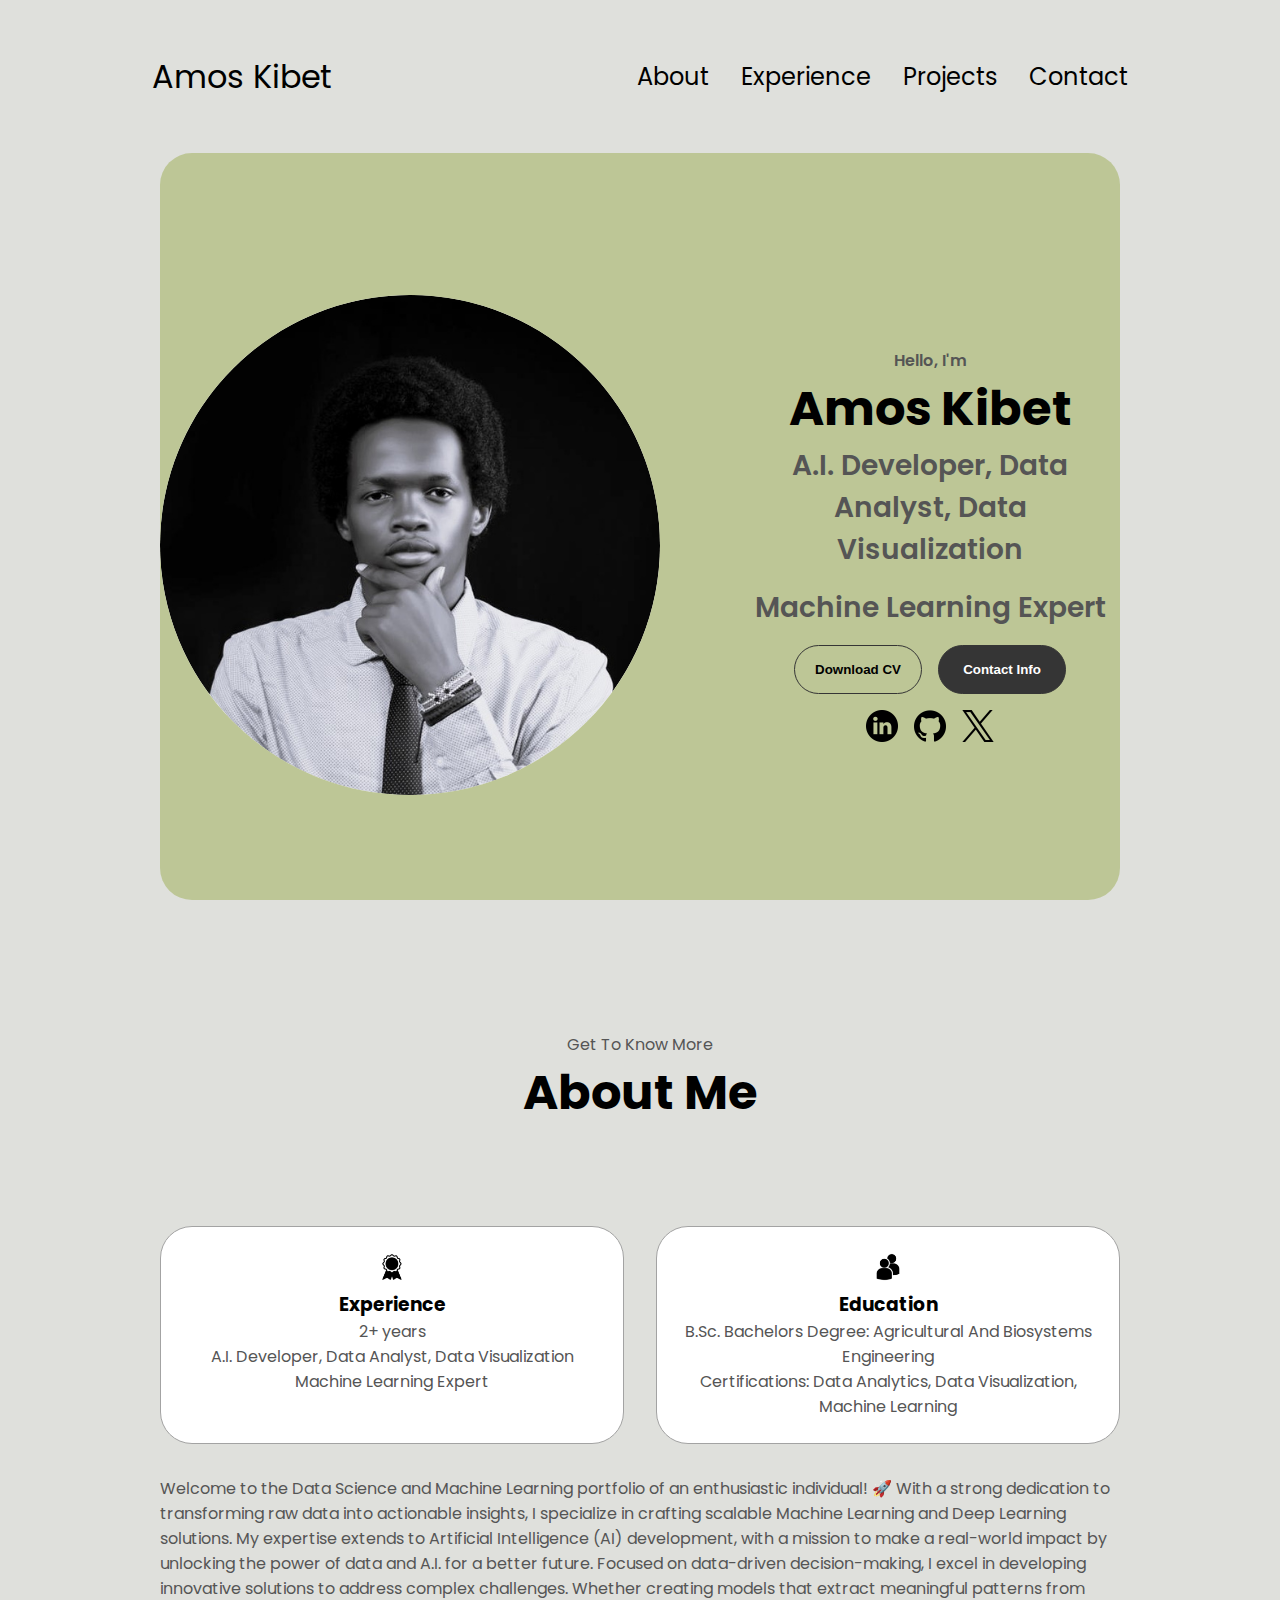
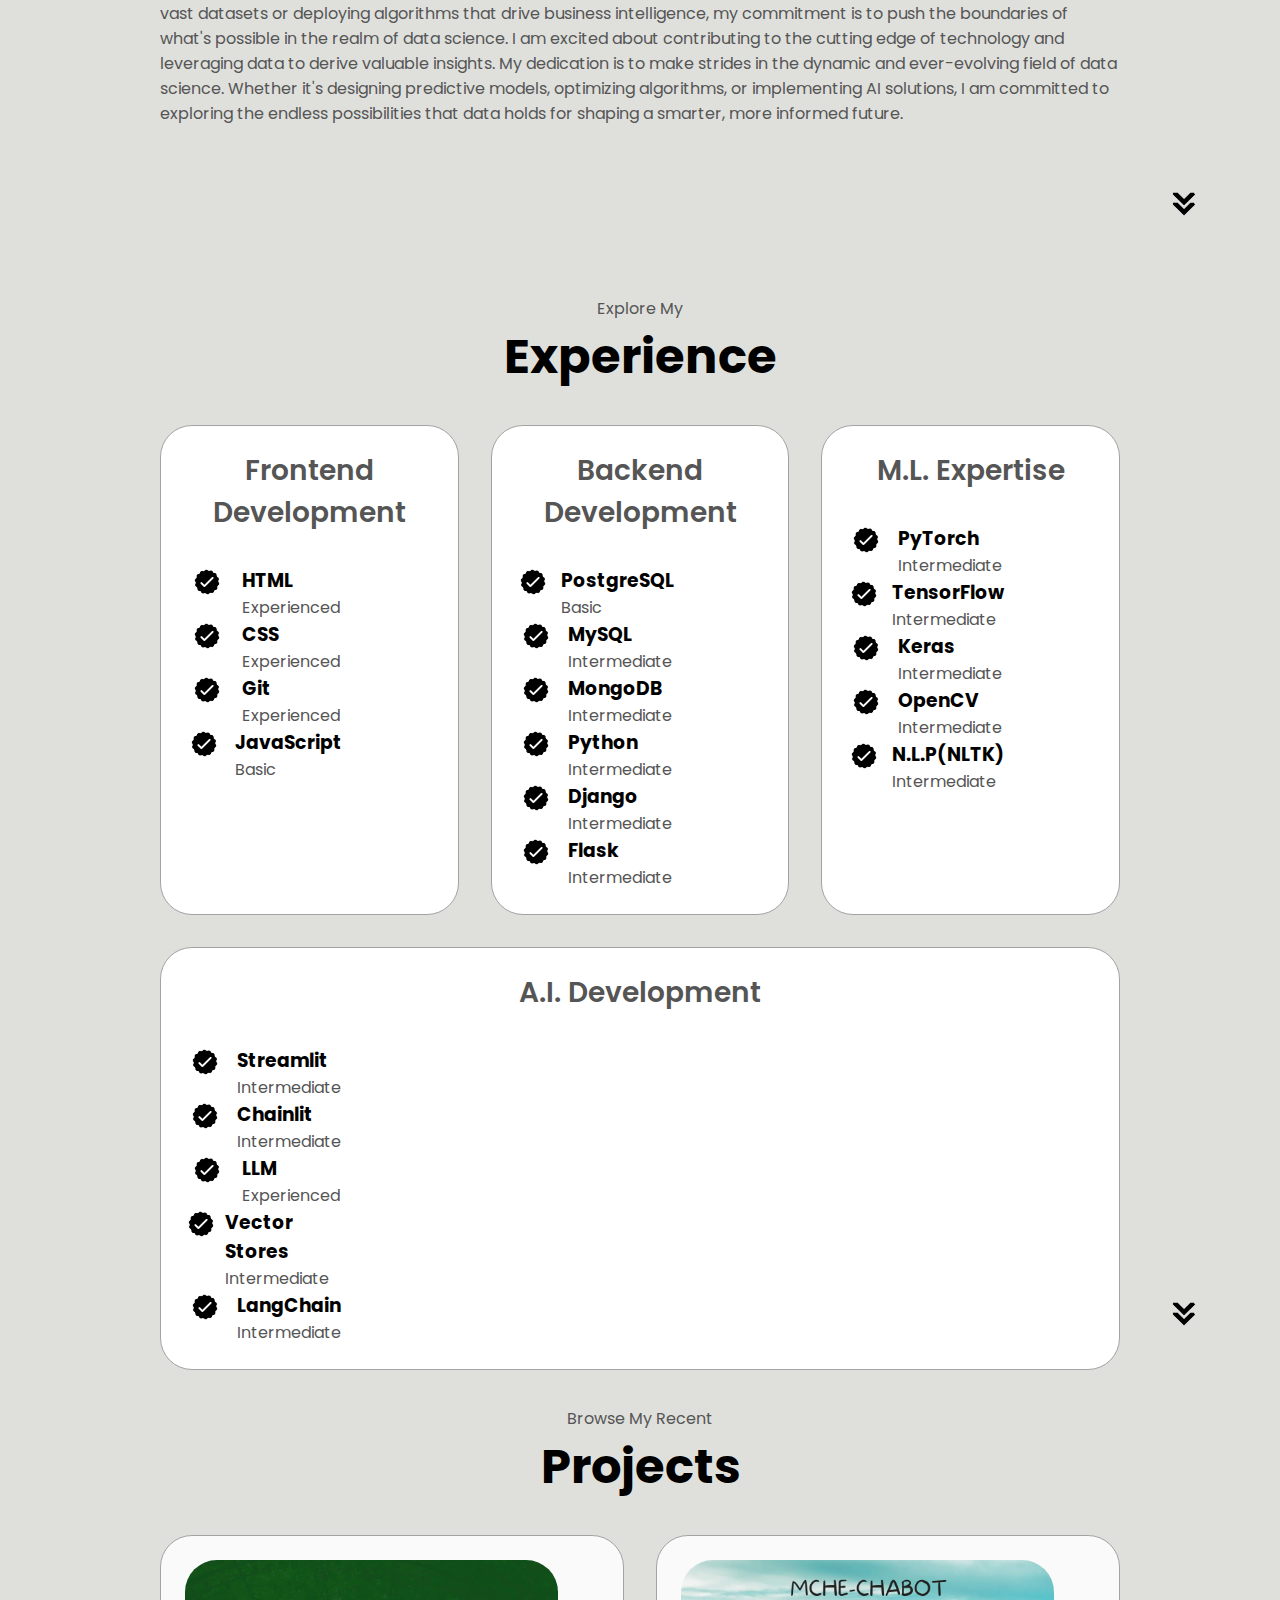
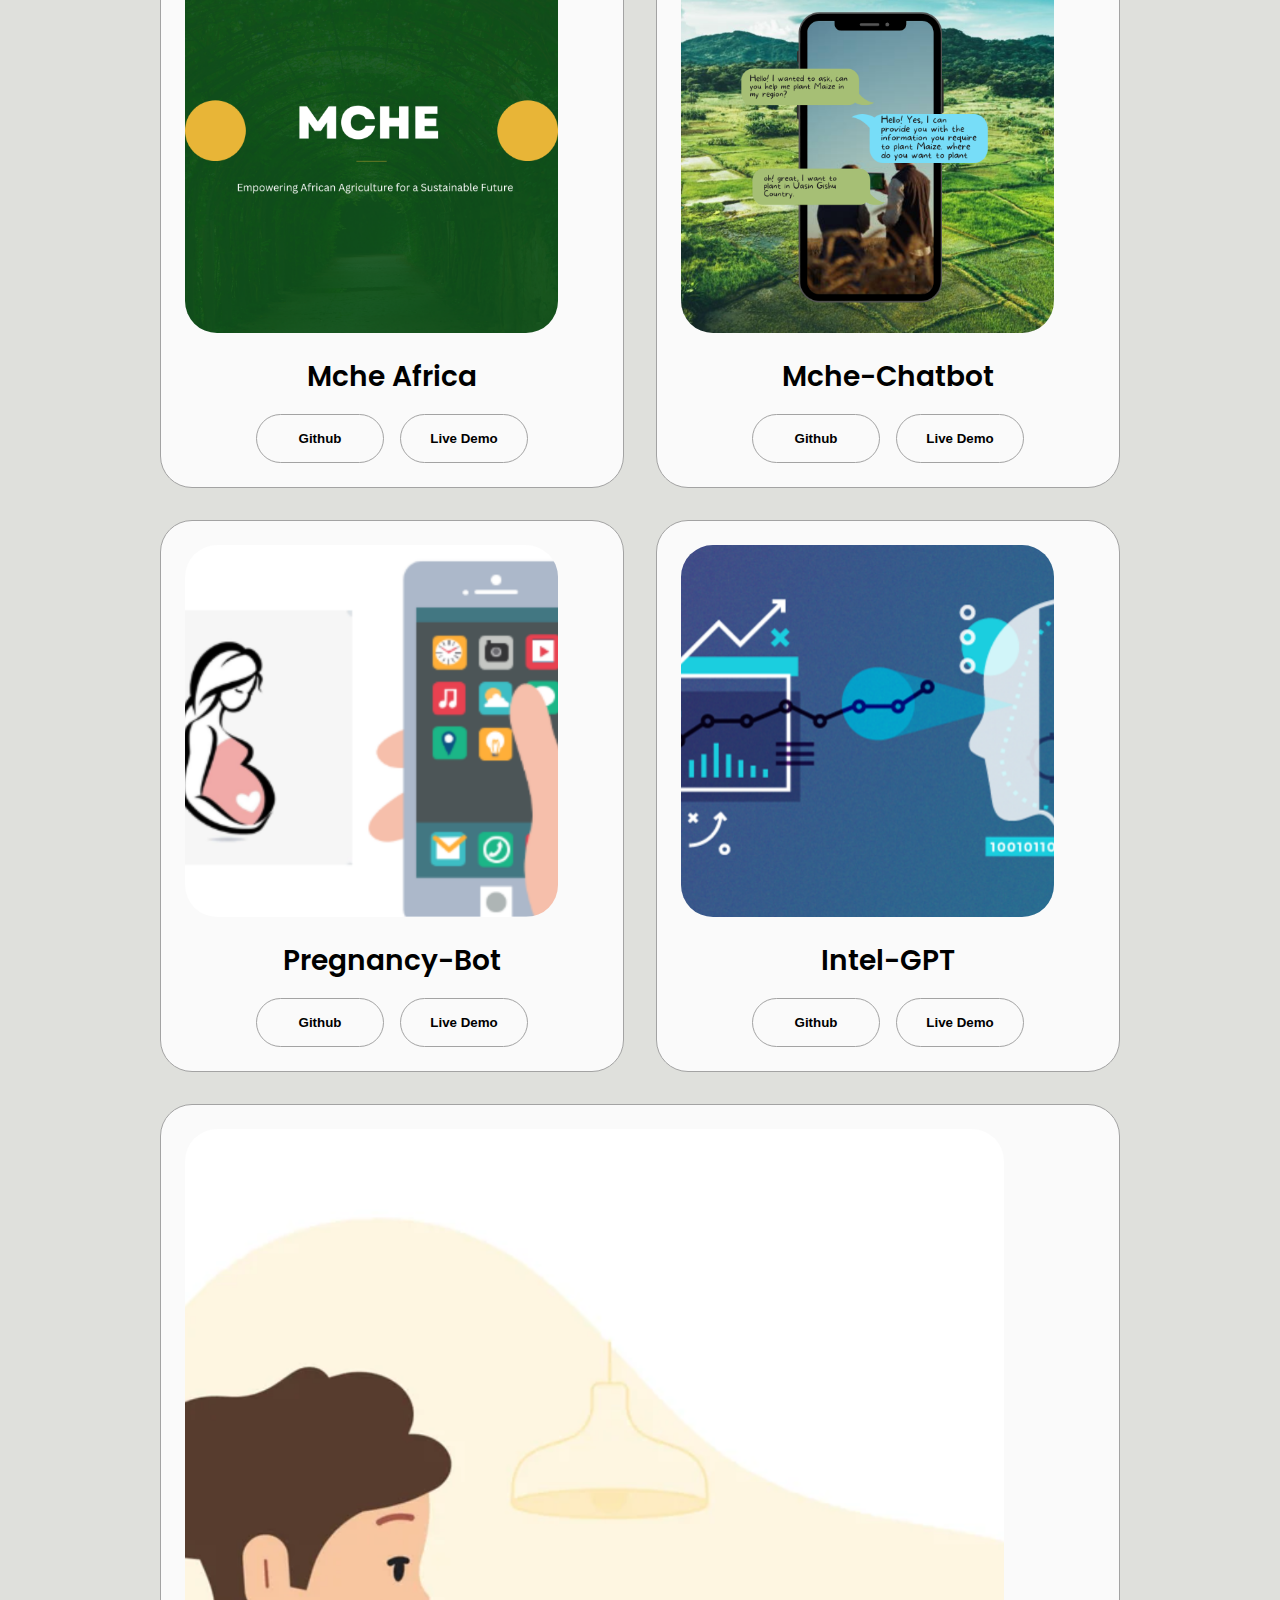
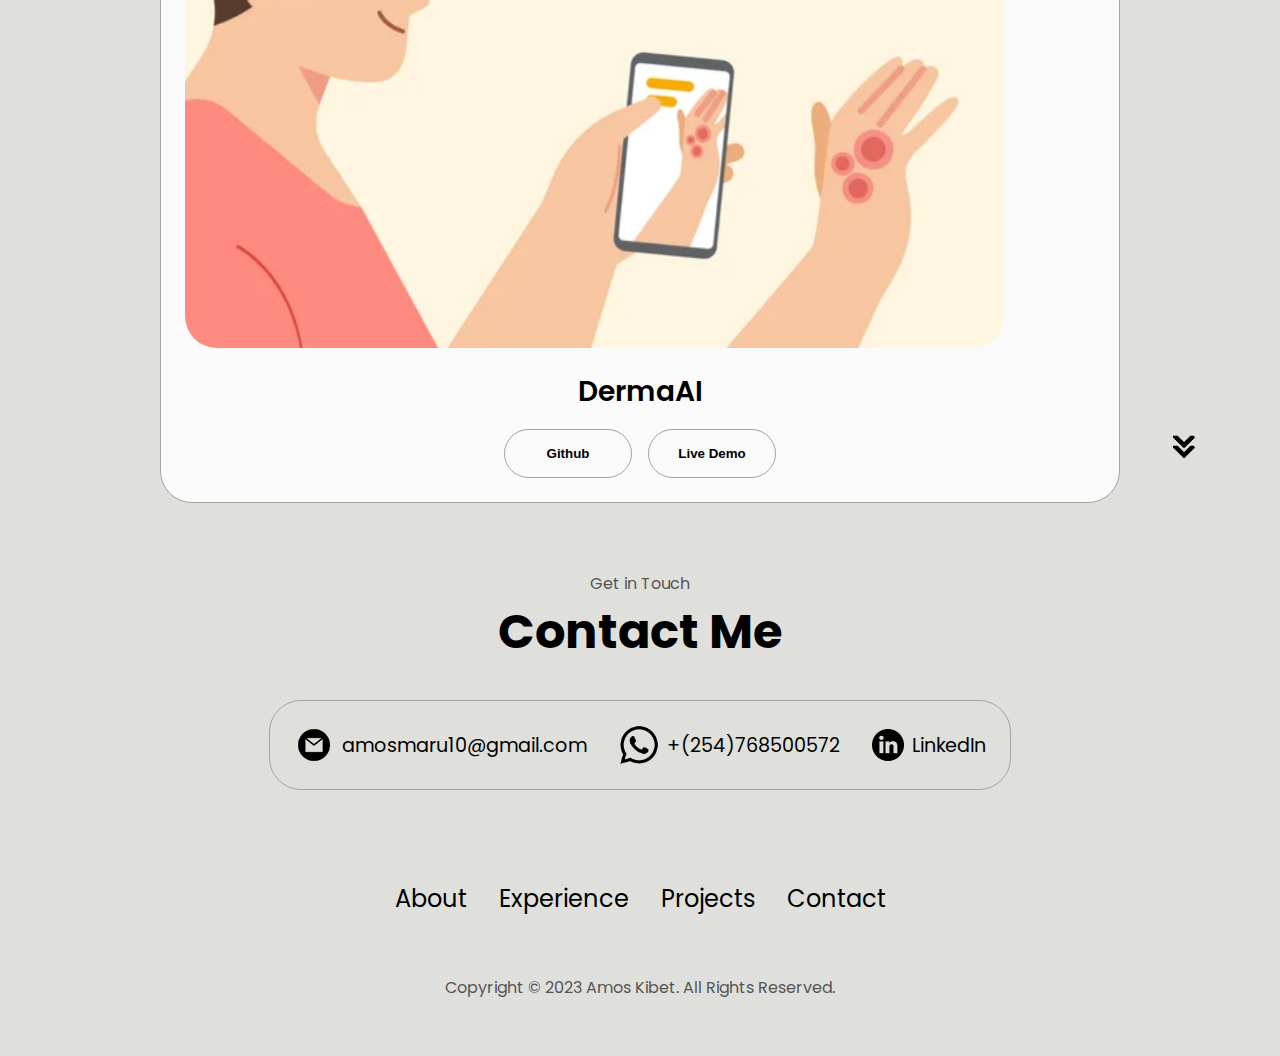
<file: index.html>
<!DOCTYPE html>
<html lang="en">
  <head>
    <meta charset="UTF-8" />
    <meta http-equiv="X-UA-Compatible" content="IE=edge" />
    <meta name="viewport" content="width=device-width, initial-scale=1.0" />
    <title>Amos-Kibet</title>
    <link rel="stylesheet" href="style.css" />
    <link rel="stylesheet" href="mediaqueries.css" />
  </head>
  <body>
    <nav id="desktop-nav">
      <div class="logo">Amos Kibet</div>
      <div>
        <ul class="nav-links">
          <li><a href="#about">About</a></li>
          <li><a href="#experience">Experience</a></li>
          <li><a href="#projects">Projects</a></li>
          <li><a href="#contact">Contact</a></li>
        </ul>
      </div>
    </nav>
    <nav id="hamburger-nav">
      <div class="logo">Amos Kibet</div>
      <div class="hamburger-menu">
        <div class="hamburger-icon" onclick="toggleMenu()">
          <span></span>
          <span></span>
          <span></span>
        </div>
        <div class="menu-links">
          <li><a href="#about" onclick="toggleMenu()">About</a></li>
          <li><a href="#experience" onclick="toggleMenu()">Experience</a></li>
          <li><a href="#projects" onclick="toggleMenu()">Projects</a></li>
          <li><a href="#contact" onclick="toggleMenu()">Contact</a></li>
        </div>
      </div>
    </nav>
    <section id="profile">
      <div class="section__pic-container">
        <img class= "profile-pic" src="./assets\2.png" alt="John Doe profile picture" />
      </div>
      <div class="section__text">
        <p class="section__text__p1">Hello, I'm</p>
        <h1 class="title">Amos Kibet</h1>
        <p class="section__text__p2">A.I. Developer, Data Analyst, Data Visualization</p>
        <p class="section__text__p2"> Machine Learning Expert</p>
        <div class="btn-container">
          <button
            class="btn btn-color-2"
            onclick="window.open('./assets/amos-cv.pdf')"
          >
            Download CV
          </button>
          <button class="btn btn-color-1" onclick="location.href='./#contact'">
            Contact Info
          </button>
        </div>
        <div id="socials-container">
          <img
            src="./assets/linkedin.png"
            alt="My LinkedIn profile"
            class="icon"
            onclick="location.href='https://www.linkedin.com/in/amos-kibet-maru-107249230'"
          />
          <img
            src="./assets/github.png"
            alt="My Github profile"
            class="icon"
            onclick="location.href='https://github.com/AmosMaru'"
          />
          <img
            src="./assets/twitter.png"
            alt="My Github profile"
            class="icon"
            onclick="location.href='https://twitter.com/Amoskibetmaru'"
          />
        </div>
      </div>
    </section>
    <section id="about">
      <p class="section__text__p1">Get To Know More</p>
      <h1 class="title">About Me</h1>
      <div class="section-container">
        <!-- <div class="section__pic-container">
          <img
            src="./assets/1.png"
            alt="Profile picture"
            class="about-pic"
          />
        </div> -->
        <div class="about-details-container">
          <div class="about-containers">
            <div class="details-container">
              <img
                src="./assets/experience.png"
                alt="Experience icon"
                class="icon"
              />
              <h3>Experience</h3>
              <p>2+ years <br />A.I. Developer, Data Analyst, Data Visualization

                Machine Learning Expert</p>
            </div>
            <div class="details-container">
              <img
                src="./assets/education.png"
                alt="Education icon"
                class="icon"
              />
              <h3>Education</h3>
              <p>B.Sc. Bachelors Degree: Agricultural And Biosystems Engineering<br />Certifications: Data Analytics, Data Visualization, Machine Learning  </p>
            </div>
          </div>
          <div class="text-container">
            <p>
              Welcome to the Data Science and Machine Learning portfolio of an enthusiastic individual! 🚀 With a strong dedication to transforming raw data into actionable insights, I specialize in crafting scalable Machine Learning and Deep Learning solutions. My expertise extends to Artificial Intelligence (AI) development, with a mission to make a real-world impact by unlocking the power of data and A.I. for a better future.

              Focused on data-driven decision-making, I excel in developing innovative solutions to address complex challenges. Whether creating models that extract meaningful patterns from vast datasets or deploying algorithms that drive business intelligence, my commitment is to push the boundaries of what's possible in the realm of data science.
              
              I am excited about contributing to the cutting edge of technology and leveraging data to derive valuable insights. My dedication is to make strides in the dynamic and ever-evolving field of data science. Whether it's designing predictive models, optimizing algorithms, or implementing AI solutions, I am committed to exploring the endless possibilities that data holds for shaping a smarter, more informed future.   </div>
        </div>
      </div>
      <img
        src="./assets/arrow.png"
        alt="Arrow icon"
        class="icon arrow"
        onclick="location.href='./#experience'"
      />
    </section>
    <section id="experience">
      <p class="section__text__p1">Explore My</p>
      <h1 class="title">Experience</h1>
      <div class="experience-details-container">
        <div class="about-containers">
          <div class="details-container">
            <h2 class="experience-sub-title">Frontend Development</h2>
            <div class="article-container">
              <article>
                <img
                  src="./assets/checkmark.png"
                  alt="Experience icon"
                  class="icon"
                />
                <div>
                  <h3>HTML</h3>
                  <p>Experienced</p>
                </div>
              </article>
              <article>
                <img
                  src="./assets/checkmark.png"
                  alt="Experience icon"
                  class="icon"
                />
                <div>
                  <h3>CSS</h3>
                  <p>Experienced</p>
                </div>
              </article>
              <article>
                <img
                  src="./assets/checkmark.png"
                  alt="Experience icon"
                  class="icon"
                />
                <div>
                  <h3>Git</h3>
                  <p>Experienced</p>
                </div>
              </article>
              
              <article>
                <img
                  src="./assets/checkmark.png"
                  alt="Experience icon"
                  class="icon"
                />
                <div>
                  <h3>JavaScript</h3>
                  <p>Basic</p>
                </div>
              </article>

              
            </div>
          </div>
          <div class="details-container">
            <h2 class="experience-sub-title">Backend Development</h2>
            <div class="article-container">
              <article>
                <img
                  src="./assets/checkmark.png"
                  alt="Experience icon"
                  class="icon"
                />
                <div>
                  <h3>PostgreSQL</h3>
                  <p>Basic</p>
                </div>
              </article>
              <article>
                <img
                  src="./assets/checkmark.png"
                  alt="Experience icon"
                  class="icon"
                />
                <div>
                  <h3>MySQL</h3>
                  <p>Intermediate</p>
                </div>
              </article>
              <article>
                <img
                  src="./assets/checkmark.png"
                  alt="Experience icon"
                  class="icon"
                />
                <div>
                  <h3>MongoDB</h3>
                  <p>Intermediate</p>
                </div>
              </article>
              <article>
                <img
                  src="./assets/checkmark.png"
                  alt="Experience icon"
                  class="icon"
                />
                <div>
                  <h3>Python</h3>
                  <p>Intermediate</p>
                </div>
              </article>
              <article>
                <img
                  src="./assets/checkmark.png"
                  alt="Experience icon"
                  class="icon"
                />
                <div>
                  <h3>Django</h3>
                  <p>Intermediate</p>
                </div>
              </article>
              <article>
                <img
                  src="./assets/checkmark.png"
                  alt="Experience icon"
                  class="icon"
                />
                <div>
                  <h3>Flask</h3>
                  <p>Intermediate</p>
                </div>
              </article>
             
            </div>
          </div>
          <div class="details-container">
            <h2 class="experience-sub-title">M.L. Expertise</h2>
            <div class="article-container">
              
              <article>
                <img
                  src="./assets/checkmark.png"
                  alt="Experience icon"
                  class="icon"
                />
                <div>
                  <h3>PyTorch</h3>
                  <p>Intermediate</p>
                </div>
              </article>
              <article>
                <img
                  src="./assets/checkmark.png"
                  alt="Experience icon"
                  class="icon"
                />
                <div>
                  <h3>TensorFlow</h3>
                  <p>Intermediate</p>
                </div>
              </article>
              <article>
                <img
                  src="./assets/checkmark.png"
                  alt="Experience icon"
                  class="icon"
                />
                <div>
                  <h3>Keras</h3>
                  <p>Intermediate</p>
                </div>
              </article>
              <article>
                <img
                  src="./assets/checkmark.png"
                  alt="Experience icon"
                  class="icon"
                />
                <div>
                  <h3>OpenCV</h3>
                  <p>Intermediate</p>
                </div>
              </article>
              <article>
                <img
                  src="./assets/checkmark.png"
                  alt="Experience icon"
                  class="icon"
                />
                <div>
                  <h3>N.L.P(NLTK)</h3>
                  <p>Intermediate</p>
                </div>
              </article>
             
            </div>
          </div>
          <div class="details-container">
            <h2 class="experience-sub-title">A.I. Development</h2>
            <div class="article-container">
              
              
              <article>
                <img
                  src="./assets/checkmark.png"
                  alt="Experience icon"
                  class="icon"
                />
                <div>
                  <h3>Streamlit</h3>
                  <p>Intermediate</p>
                </div>
              </article>
              <article>
                <img
                  src="./assets/checkmark.png"
                  alt="Experience icon"
                  class="icon"
                />
                <div>
                  <h3>Chainlit</h3>
                  <p>Intermediate</p>
                </div>
              </article>
              <article>
                <img
                  src="./assets/checkmark.png"
                  alt="Experience icon"
                  class="icon"
                />
                <div>
                  <h3>LLM </h3>
                  <p>Experienced</p>
                </div>
              </article>
              <article>
                <img
                  src="./assets/checkmark.png"
                  alt="Experience icon"
                  class="icon"
                />
                <div>
                  <h3>Vector Stores</h3>
                  <p>Intermediate</p>
                </div>
              </article>
              <article>
                <img
                  src="./assets/checkmark.png"
                  alt="Experience icon"
                  class="icon"
                />
                <div>
                  <h3>LangChain</h3>
                  <p>Intermediate</p>
                </div>
              </article>
             
            </div>
          </div>
        </div>
      </div>
      <img
        src="./assets/arrow.png"
        alt="Arrow icon"
        class="icon arrow"
        onclick="location.href='./#projects'"
      />
    </section>
    
    <section id="projects">
      <p class="section__text__p1">Browse My Recent</p>
      <h1 class="title">Projects</h1>
      <div class="experience-details-container">
        <div class="about-containers">
          <div class="details-container color-container">
            <div class="article-container">
              <img
                src="./assets/mche-pic.png"
                alt="Mche-Chatbot"
                class="project-img"
              />
            </div>
            <h2 class="experience-sub-title project-title">Mche Africa</h2>
            <div class="btn-container">
              <button
                class="btn btn-color-2 project-btn"
                onclick="location.href='https://github.com/AmosMaru'"
              >
                Github
              </button>
              <button
                class="btn btn-color-2 project-btn"
                onclick="location.href='https://mche.africa/'"
              >
                Live Demo
              </button>
            </div>
          </div>
          <div class="details-container color-container">
            <div class="article-container">
              <img
                src="./assets/project1-mche.png"
                alt="Mche-Chatbot"
                class="project-img"
              />
            </div>
            <h2 class="experience-sub-title project-title">Mche-Chatbot</h2>
            <div class="btn-container">
              <button
                class="btn btn-color-2 project-btn"
                onclick="location.href='https://github.com/AmosMaru'"
              >
                Github
              </button>
              <button
                class="btn btn-color-2 project-btn"
                onclick="location.href='https://youtu.be/DleQKONVIOI'"
              >
                Live Demo
              </button>
            </div>
          </div>
          <div class="details-container color-container">
            <div class="article-container">
              <img
                src="./assets/p-bot-img.png"
                alt="Project 2"
                class="project-img"
              />
            </div>
            <h2 class="experience-sub-title project-title">Pregnancy-Bot</h2>
            <div class="btn-container">
              <button
                class="btn btn-color-2 project-btn"
                onclick="location.href='https://github.com/AmosMaru'"
              >
                Github
              </button>
              <button
                class="btn btn-color-2 project-btn"
                onclick="location.href='https://youtu.be/2VwmIm09Yk8'"
              >
                Live Demo
              </button>
            </div>
          </div>
          <div class="details-container color-container">
            <div class="article-container">
              <img
                src="./assets/intel-gpt-img.png"
                alt="Project 3"
                class="project-img"
              />
            </div>
            <h2 class="experience-sub-title project-title">Intel-GPT</h2>
            <div class="btn-container">
              <button
                class="btn btn-color-2 project-btn"
                onclick="location.href='https://github.com/AmosMaru'"
              >
                Github
              </button>
              <button
                class="btn btn-color-2 project-btn"
                onclick="location.href='https://youtu.be/Zc6_1mMmDg8'"
              >
                Live Demo
              </button>
            </div>
            
          </div>
          <div class="details-container color-container">
            <div class="article-container">
              <img
                src="./assets/derma-ai.png"
                alt="Project 3"
                class="project-img"
              />
            </div>
            <h2 class="experience-sub-title project-title">DermaAI</h2>
            <div class="btn-container">
              <button
                class="btn btn-color-2 project-btn"
                onclick="location.href='https://github.com/FridahKimathi/Skin-Disease-Image-Classifier-for-Accurate-and-Accessible-Diagnosis'"
              >
                Github
              </button>
              <button
                class="btn btn-color-2 project-btn"
                onclick="location.href='https://github.com/FridahKimathi/Skin-Disease-Image-Classifier-for-Accurate-and-Accessible-Diagnosis'"
              >
                Live Demo
              </button>
            </div>
          
        </div>
      </div>
      
      <img
        src="./assets/arrow.png"
        alt="Arrow icon"
        class="icon arrow"
        onclick="location.href='./#contact'"
      />
    </section>
    <section id="contact">
      <p class="section__text__p1">Get in Touch</p>
      <h1 class="title">Contact Me</h1>
      <div class="contact-info-upper-container">
        <div class="contact-info-container">
          <img
            src="./assets/email.png"
            alt="Email icon"
            class="icon contact-icon email-icon"
            />
            <p><a href="mailto:examplemail@gmail.com">amosmaru10@gmail.com</a></p>
        </div>
        <div class="contact-info-container">
          <img
          src="./assets/whatsapp.png"
          alt="Email icon"
          class="icon contact-icon email-icon"
          />
          <p><a href="mailto:(+123-3456-78)">+(254)768500572</a></p>
        </div>
        <div class="contact-info-container">
          <img
            src="./assets/linkedin.png"
            alt="LinkedIn icon"
            class="icon contact-icon"
          />
          <p><a href="https://www.linkedin.com/in/amos-kibet-maru-107249230">LinkedIn</a></p>
        </div>
      </div>
    </section>
    <footer>
      <nav>
        <div class="nav-links-container">
          <ul class="nav-links">
            <li><a href="#about">About</a></li>
            <li><a href="#experience">Experience</a></li>
            <li><a href="#projects">Projects</a></li>
            <li><a href="#contact">Contact</a></li>
          </ul>
        </div>
      </nav>
      <p>Copyright &#169; 2023 Amos Kibet. All Rights Reserved.</p>
    </footer>
    <script src="script.js"></script>
  </body>
</html>
</file>
<file: style.css>
/* GENERAL */

@import url("https://fonts.googleapis.com/css2?family=Poppins:wght@300;400;500;600&display=swap");

* {
  margin: 0;
  padding: 0;
}

body {
  font-family: "Poppins", sans-serif;
  background-color: #DFE0DC;
}

html {
  scroll-behavior: smooth;
}

p {
  color: rgb(85, 85, 85);
}

/* TRANSITION */

a,
.btn {
  transition: all 300ms ease;
}

/* DESKTOP NAV */

nav,
.nav-links {
  display: flex;
}

nav {
  justify-content: space-around;
  align-items: center;
  height: 17vh;
}

.nav-links {
  gap: 2rem;
  list-style: none;
  font-size: 1.5rem;
}

a {
  color: black;
  text-decoration: none;
  text-decoration-color: white;
}

a:hover {
  color: grey;
  text-decoration: underline;
  text-underline-offset: 1rem;
  text-decoration-color: rgb(181, 181, 181);
}

.logo {
  font-size: 2rem;
}

.logo:hover {
  cursor: default;
}

/* HAMBURGER MENU */

#hamburger-nav {
  display: none;
}

.hamburger-menu {
  position: relative;
  display: inline-block;
}

.hamburger-icon {
  display: flex;
  flex-direction: column;
  justify-content: space-between;
  height: 24px;
  width: 30px;
  cursor: pointer;
}

.hamburger-icon span {
  width: 100%;
  height: 2px;
  background-color: black;
  transition: all 0.3 ease-in-out;
}

.menu-links {
  position: absolute;
  top: 100%;
  right: 0;
  background-color: white;
  width: fit-content;
  max-height: 0;
  overflow: hidden;
  transition: all 0.3 ease-in-out;
}

.menu-links a {
  display: block;
  padding: 10px;
  text-align: center;
  font-size: 1.5rem;
  color: black;
  text-decoration: none;
  transition: all 0.3 ease-in-out;
}

.menu-links li {
  list-style: none;
}

.menu-links.open {
  max-height: 300px;
}

.hamburger-icon.open span:first-child {
  transform: rotate(45deg) translate(10px, 5px);
}

.hamburger-icon.open span:nth-child(2) {
  opacity: 0;
}

.hamburger-icon.open span:last-child {
  transform: rotate(-45deg) translate(10px, -5px);
}

.hamburger-icon span:first-child {
  transform: none;
}

.hamburger-icon span:first-child {
  opacity: 1;
}

.hamburger-icon span:first-child {
  transform: none;
}

/* SECTIONS */

section {
  padding-top: 4vh;
  height: 96vh;
  margin: 0 10rem;
  box-sizing: border-box;
  min-height: fit-content;
}

.section-container {
  display: flex;
}

/* PROFILE SECTION */

#profile {
  display: flex;
  justify-content: center;
  gap: 5rem;
  background-color: #BDC696;
  height: 80vh;
  border-radius: 2rem;

}

.section__pic-container {
  display: flex;

  margin: auto 0;
}

.profile-pic{
  border-radius: 50%;
  /* width: 90%;
  height: 90%; */
}
.section__text {
  align-self: center;
  text-align: center;
}

.section__text p {
  font-weight: 600;
}

.section__text__p1 {
  text-align: center;
}

.section__text__p2 {
  font-size: 1.75rem;
  margin-bottom: 1rem;
}

.title {
  font-size: 3rem;
  text-align: center;
}

#socials-container {
  display: flex;
  justify-content: center;
  margin-top: 1rem;
  gap: 1rem;
}

/* ICONS */

.icon {
  cursor: pointer;
  height: 2rem;
}

/* BUTTONS */

.btn-container {
  display: flex;
  justify-content: center;
  gap: 1rem;
}

.btn {
  font-weight: 600;
  transition: all 300ms ease;
  padding: 1rem;
  width: 8rem;
  border-radius: 2rem;
}

.btn-color-1,
.btn-color-2 {
  border: rgb(53, 53, 53) 0.1rem solid;
}

.btn-color-1:hover,
.btn-color-2:hover {
  cursor: pointer;
}

.btn-color-1,
.btn-color-2:hover {
  background: rgb(53, 53, 53);
  color: white;
}

.btn-color-1:hover {
  background: rgb(0, 0, 0);
}

.btn-color-2 {
  background: none;
}

.btn-color-2:hover {
  border: rgb(255, 255, 255) 0.1rem solid;
}

.btn-container {
  gap: 1rem;
}

/* ABOUT SECTION */

#about {
  position: relative;
}

.about-containers {
  gap: 2rem;
  margin-bottom: 2rem;
  margin-top: 2rem;
  overflow: auto;
  scrollbar-width: thin; /* For Firefox */
  scrollbar-color: transparent transparent; /* For Firefox */
}

/* For Webkit browsers (Chrome, Safari) */
.about-containers::-webkit-scrollbar {
  width: 12px; /* Adjust as needed */
}

.about-containers::-webkit-scrollbar-thumb {
  background-color: transparent;
}

.about-containers::-webkit-scrollbar-button {
  display: none;
}


.about-details-container {
  justify-content: center;
  flex-direction: column;
}

.about-containers,
.about-details-container {
  display: flex;
}

.about-pic {
  border-radius: 50%;
}

.arrow {
  position: absolute;
  right: -5rem;
  bottom: 2.5rem;
}

.details-container {
  padding: 1.5rem;
  flex: 1;
  background: white;
  border-radius: 2rem;
  border: rgb(53, 53, 53) 0.1rem solid;
  border-color: rgb(163, 163, 163);
  text-align: center;
}

.section-container {
  gap: 4rem;
  height: 80%;
}

.section__pic-container {
  /* height: 400px;
  width: 400px; */
  margin: auto 0;
}

/* EXPERIENCE SECTION */

#experience {
  position: relative;
}

.experience-sub-title {
  color: rgb(85, 85, 85);
  font-weight: 600;
  font-size: 1.75rem;
  margin-bottom: 2rem;
}

.experience-details-container {
  /* display: flex; */
  /* justify-content: center; */
  flex-direction: row;
}

.article-container {
  /* display: flex; */
  text-align: initial;
  flex-wrap: wrap;
  flex-direction: column;
  gap: 2.5rem;
  justify-content: space-around;
}

article {
  display: flex;
  width: 10rem;
  justify-content: space-around;
  gap: 0.5rem;
}

article .icon {
  cursor: default;
}

/* PROJECTS SECTION */

#projects {
  position: relative;
}

.color-container {
  border-color: rgb(163, 163, 163);
  background: rgb(250, 250, 250);
}

.project-img {
  border-radius: 2rem;
  width: 90%;
  height: 90%;
}

.project-title {
  margin: 1rem;
  color: black;
}

.project-btn {
  color: black;
  border-color: rgb(163, 163, 163);
}

/* CONTACT */

#contact {
  display: flex;
  justify-content: center;
  flex-direction: column;
  height: 70vh;
}

.contact-info-upper-container {
  display: flex;
  justify-content: center;
  border-radius: 2rem;
  border: rgb(53, 53, 53) 0.1rem solid;
  border-color: rgb(163, 163, 163);
  background: (250, 250, 250);
  margin: 2rem auto;
  padding: 0.5rem;
}

.contact-info-container {
  display: flex;
  align-items: center;
  justify-content: center;
  gap: 0.5rem;
  margin: 1rem;
}

.contact-info-container p {
  font-size: larger;
}

.contact-icon {
  cursor: default;
}

.email-icon {
  height: 2.5rem;
}

/* FOOTER SECTION */

footer {
  height: 26vh;
  margin: 0 1rem;
}

footer p {
  text-align: center;
}
</file>
<file: mediaqueries.css>
@media screen and (max-width: 1400px) {
  #profile {
    height: 83vh;
    margin-bottom: 6rem;
  }
  .about-containers {
    flex-wrap: wrap;
  }
  #contact,
  #projects {
    height: fit-content;
  }
}

@media screen and (max-width: 1200px) {
  #desktop-nav {
    display: none;
  }
  #hamburger-nav {
    display: flex;
  }
  #experience,
  .experience-details-container {
    margin-top: 2rem;
  }
  #profile,
  .section-container {
    display: block;
  }
  .arrow {
    display: none;
  }
  section,
  .section-container {
    height: fit-content;
  }
  section {
    margin: 0 5%;
  }
  .section__pic-container {
    width: 275px;
    height: 275px;
    margin: 0 auto 2rem;
  }
  .about-containers {
    margin-top: 0;
  }
}

@media screen and (max-width: 600px) {
  #contact,
  footer {
    height: 40vh;
  }
  #profile {
    height: 83vh;
    margin-bottom: 0;
  }
  article {
    font-size: 1rem;
  }
  footer nav {
    height: fit-content;
    margin-bottom: 2rem;
  }
  .about-containers,
  .contact-info-upper-container,
  .btn-container {
    flex-wrap: wrap;
  }
  .contact-info-container {
    margin: 0;
  }
  .contact-info-container p,
  .nav-links li a {
    font-size: 1rem;
  }
  .experience-sub-title {
    font-size: 1.25rem;
  }
  .logo {
    font-size: 1.5rem;
  }
  .nav-links {
    flex-direction: column;
    gap: 0.5rem;
    text-align: center;
  }
  .section__pic-container {
    width: auto;
    height: 46vw;
    justify-content: center;
  }
  .section__text__p2 {
    font-size: 1.25rem;
  }
  .title {
    font-size: 2rem;
  }
  .text-container {
    text-align: justify;
  }
}
</file>
